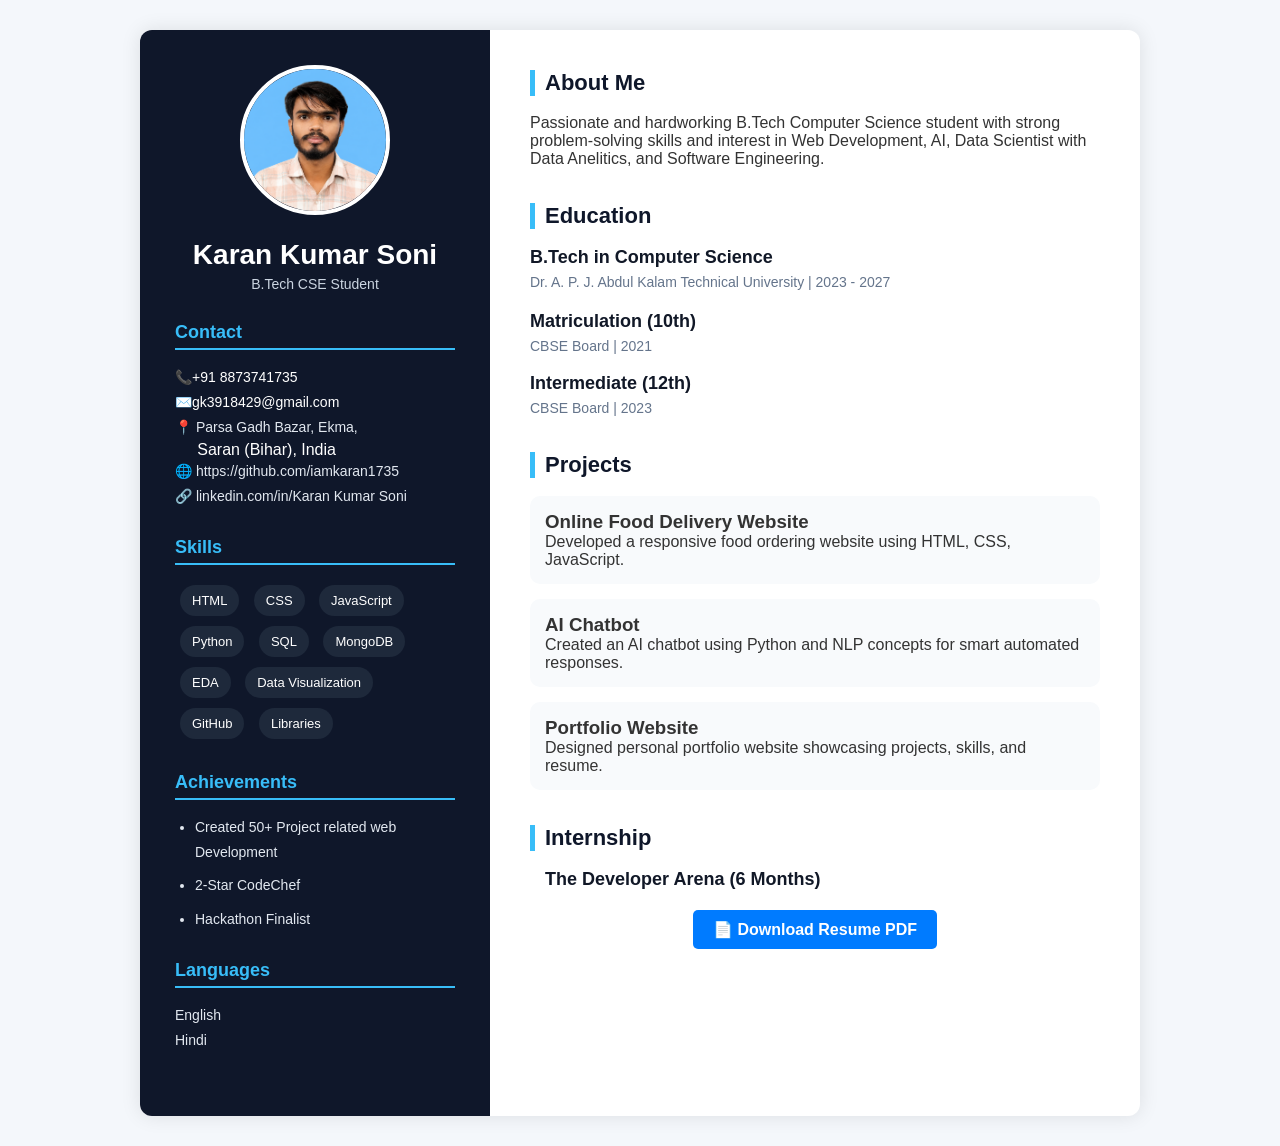
<file: index.html>
<!DOCTYPE html>
<html lang="en">
<head>
  <meta charset="UTF-8" />
  <meta name="viewport" content="width=device-width, initial-scale=1.0"/>
  <title>B.Tech CSE Resume</title>
  <link rel="stylesheet" href="style.css">

</head>
<body>

  <div class="resume">

    <!-- LEFT -->

    <div class="left">

      <div class="profile">
        <img src="image/profile.jpg" alt="Profile photo">
        <h1>Karan Kumar Soni</h1>
        <p>B.Tech CSE Student</p>
      </div>
      

      <div class="section">
        <h2>Contact</h2>
        <p> 
          <a href="tel:+918873741735" class="phone-link">
            📞+91 8873741735
          </a>
        </p>
        <p>
          <a href="mailto:gk3918429@gmail.com">
            ✉️gk3918429@gmail.com
          </a>
        </p>
        <p>📍 Parsa Gadh Bazar, Ekma,</p></n> &nbsp;&nbsp;&nbsp;&nbsp;  Saran (Bihar), India</p>
        <p>🌐 https://github.com/iamkaran1735</p>
        <p>🔗 linkedin.com/in/Karan Kumar Soni</p>
      </div>

      <div class="section">
        <h2>Skills</h2>

        <div class="skills">
          <span>HTML</span>
          <span>CSS</span>
          <span>JavaScript</span>
          <span>Python</span>
          <span>SQL</span>
          <span>MongoDB</span>
          <span>EDA</span>
          <span>Data Visualization</span>
          <span>GitHub</span>
          <span>Libraries</span>
        </div>
      </div>

      <div class="section">
        <h2>Achievements</h2>

        <ul>
          <li>Created 50+ Project related web Development</li>
          <li>2-Star CodeChef</li>
          <li>Hackathon Finalist</li>
        </ul>
      </div>

      <div class="section">
        <h2>Languages</h2>

        <p>English</p>
        <p>Hindi</p>
      </div>

    </div>

    <!-- RIGHT -->

    <div class="right">

      <div class="right-section">
        <h2>About Me</h2>

        <p>
          Passionate and hardworking B.Tech Computer Science student
          with strong problem-solving skills and interest in Web
          Development, AI, Data Scientist with Data Anelitics, and Software Engineering.
        </p>
      </div>

      <div class="right-section">
        <h2>Education</h2>

        <div class="box">
          <h3>B.Tech in Computer Science</h3>
          <span>Dr. A. P. J. Abdul Kalam Technical University | 2023 - 2027</span>

        </div>

        <div class="box">
          <h3>Matriculation (10th)</h3>
          <span>CBSE Board | 2021</span><br>
          <br>


          <h3>Intermediate (12th)</h3>
          <span>CBSE Board | 2023</span>



        </div>
      </div>

      <div class="right-section">
        <h2>Projects</h2>

        <div class="project">
          <h3>Online Food Delivery Website</h3>

          <p>
            Developed a responsive food ordering website using
            HTML, CSS, JavaScript.
          </p>
        </div>

        <div class="project">
          <h3>AI Chatbot</h3>

          <p>
            Created an AI chatbot using Python and NLP concepts
            for smart automated responses.
          </p>
        </div>

        <div class="project">
          <h3>Portfolio Website</h3>

          <p>
            Designed personal portfolio website showcasing
            projects, skills, and resume.
          </p>
        </div>
      </div>

      <div class="right-section">
        <h2>Internship</h2>

        <div class="box">
          <h3>&nbsp; &nbsp;The Developer Arena (6 Months)</h3>
          <!-- <h3>Web Development Intern</h3> -->

          <!-- <span>XYZ Company | June 2025 - Aug 2025</span> -->

          <!-- <ul>
            <li>Developed frontend UI using React.js</li>
            <li>Worked on REST API integration</li>
            <li>Improved website responsiveness</li>
          </ul> -->
          <div class="btn-container">
            <a href="Karan_Kumar_Soni_Resume.pdf" download class="download-btn">
              📄 Download Resume PDF
            </a>
         </div> 
        </div>
      </div>

    </div>

  </div>

</body>
</html>
</file>
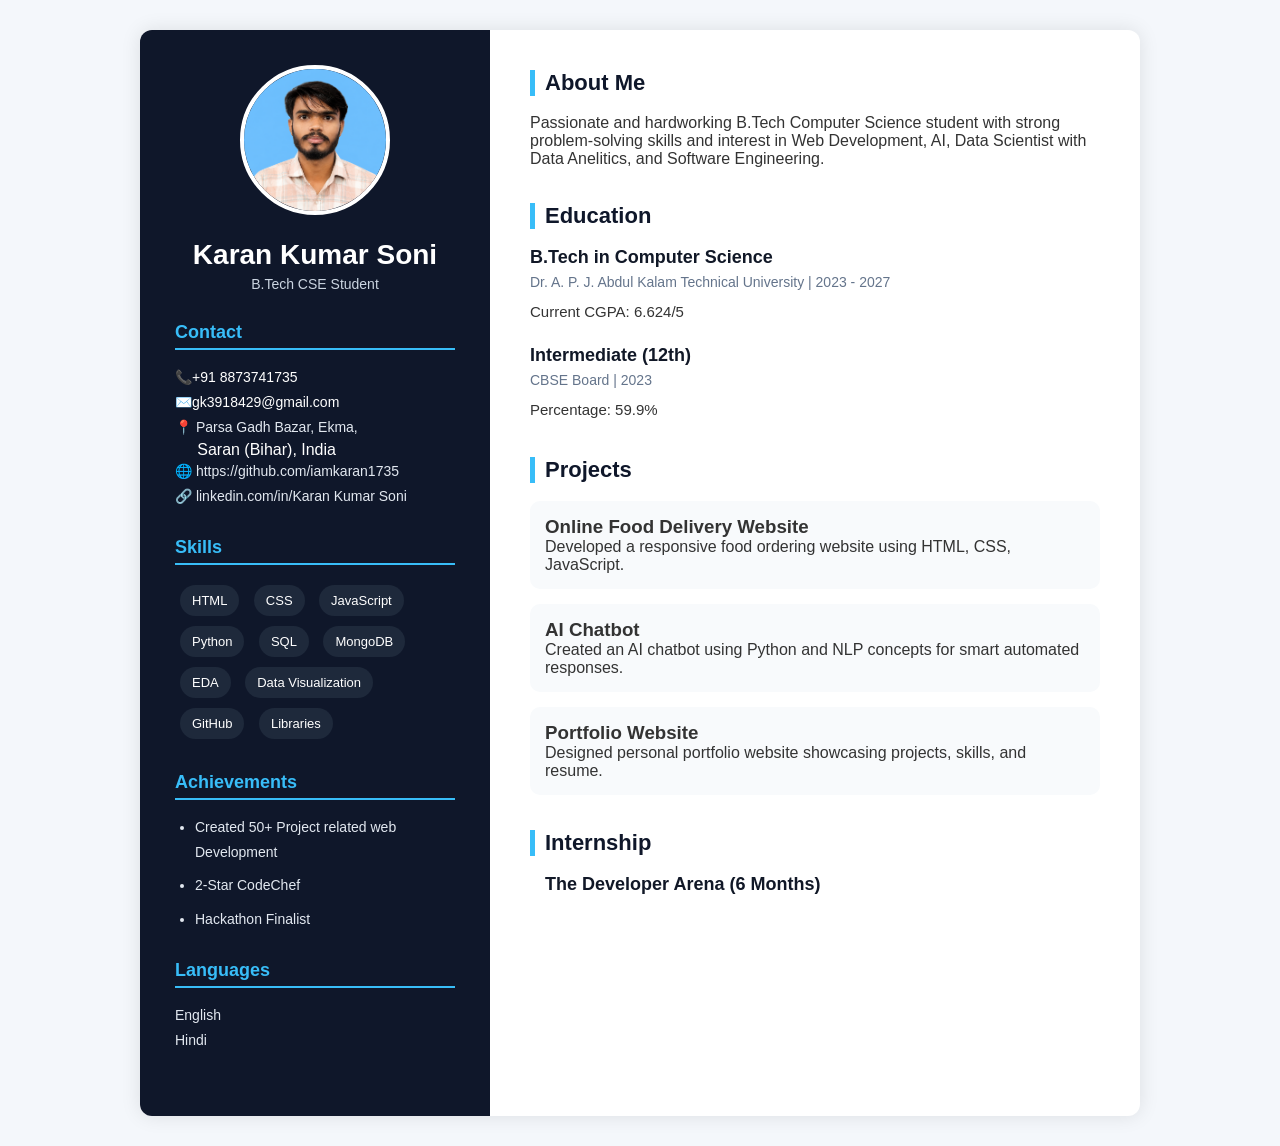
<file: resume.html>
<!DOCTYPE html>
<html lang="en">
<head>
  <meta charset="UTF-8" />
  <meta name="viewport" content="width=device-width, initial-scale=1.0"/>
  <title>B.Tech CSE Resume</title>
  <link rel="stylesheet" href="style.css">

</head>
<body>

  <div class="resume">

    <!-- LEFT -->

    <div class="left">

      <div class="profile">
        <img src="image/img.jpg" alt="Profile photo">
        <h1>Karan Kumar Soni</h1>
        <p>B.Tech CSE Student</p>
      </div>

      <div class="section">
        <h2>Contact</h2>
        <p> 
          <a href="tel:+918873741735" class="phone-link">
            📞+91 8873741735
          </a>
        </p>
        <p>
          <a href="mailto:gk3918429@gmail.com">
            ✉️gk3918429@gmail.com
          </a>
        </p>
        <p>📍 Parsa Gadh Bazar, Ekma,</p></n> &nbsp;&nbsp;&nbsp;&nbsp;  Saran (Bihar), India</p>
        <p>🌐 https://github.com/iamkaran1735</p>
        <p>🔗 linkedin.com/in/Karan Kumar Soni</p>
      </div>

      <div class="section">
        <h2>Skills</h2>

        <div class="skills">
          <span>HTML</span>
          <span>CSS</span>
          <span>JavaScript</span>
          <span>Python</span>
          <span>SQL</span>
          <span>MongoDB</span>
          <span>EDA</span>
          <span>Data Visualization</span>
          <span>GitHub</span>
          <span>Libraries</span>
        </div>
      </div>

      <div class="section">
        <h2>Achievements</h2>

        <ul>
          <li>Created 50+ Project related web Development</li>
          <li>2-Star CodeChef</li>
          <li>Hackathon Finalist</li>
        </ul>
      </div>

      <div class="section">
        <h2>Languages</h2>

        <p>English</p>
        <p>Hindi</p>
      </div>

    </div>

    <!-- RIGHT -->

    <div class="right">

      <div class="right-section">
        <h2>About Me</h2>

        <p>
          Passionate and hardworking B.Tech Computer Science student
          with strong problem-solving skills and interest in Web
          Development, AI, Data Scientist with Data Anelitics, and Software Engineering.
        </p>
      </div>

      <div class="right-section">
        <h2>Education</h2>

        <div class="box">
          <h3>B.Tech in Computer Science</h3>
          <span>Dr. A. P. J. Abdul Kalam Technical University | 2023 - 2027</span>

          <p>
            Current CGPA: 6.624/5
          </p>
        </div>

        <div class="box">
          <h3>Intermediate (12th)</h3>
          <span>CBSE Board | 2023</span>

          <p>Percentage: 59.9%</p>
        </div>
      </div>

      <div class="right-section">
        <h2>Projects</h2>

        <div class="project">
          <h3>Online Food Delivery Website</h3>

          <p>
            Developed a responsive food ordering website using
            HTML, CSS, JavaScript.
          </p>
        </div>

        <div class="project">
          <h3>AI Chatbot</h3>

          <p>
            Created an AI chatbot using Python and NLP concepts
            for smart automated responses.
          </p>
        </div>

        <div class="project">
          <h3>Portfolio Website</h3>

          <p>
            Designed personal portfolio website showcasing
            projects, skills, and resume.
          </p>
        </div>
      </div>

      <div class="right-section">
        <h2>Internship</h2>

        <div class="box">
          <h3>&nbsp; &nbsp;The Developer Arena (6 Months)</h3>
          <!-- <h3>Web Development Intern</h3> -->

          <!-- <span>XYZ Company | June 2025 - Aug 2025</span> -->

          <!-- <ul>
            <li>Developed frontend UI using React.js</li>
            <li>Worked on REST API integration</li>
            <li>Improved website responsiveness</li>
          </ul> -->
        </div>
      </div>

    </div>

  </div>

</body>
</html>
</file>
<file: style.css>
*{
  margin:0;
  padding:0;
  box-sizing:border-box;
  font-family:'Poppins', sans-serif;
}

body{
  background:#f4f7fb;
  padding:30px;
  color:#333;
}
a{
    color: white;
    text-decoration: none;
    transition: 0.3s;
}

a:hover{
    color: #00bfff;
}
.phone-link{
    color: white;
    text-decoration: none;
    transition: 0.3s;
}

.phone-link:hover{
    color: #00bfff;
}

.resume{
  max-width:1000px;
  margin:auto;
  background:#fff;
  display:grid;
  grid-template-columns:35% 65%;
  box-shadow:0 0 20px rgba(0,0,0,0.1);
  border-radius:12px;
  overflow:hidden;
}

/* LEFT SIDE */

.left{
  background:#0f172a;
  color:white;
  padding:35px;
}

.profile{
  text-align:center;
  margin-bottom:30px;
}

.profile img{
  width:150px;
  height:150px;
  border-radius:50%;
  border:4px solid white;
  object-fit:cover;
  margin-bottom:20px;
  object-position:center top;
  object-position:center bottom;
  object-position:0px 0px;
}

.profile h1{
  font-size:28px;
  margin-bottom:5px;
}

.profile p{
  color:#cbd5e1;
  font-size:14px;
}

.section{
  margin-bottom:28px;
}

.section h2{
  font-size:18px;
  margin-bottom:15px;
  color:#38bdf8;
  border-bottom:2px solid #38bdf8;
  padding-bottom:5px;
}

.section p,
.section li{
  font-size:14px;
  line-height:1.8;
  color:#e2e8f0;
}

.skills span{
  display:inline-block;
  background:#1e293b;
  padding:8px 12px;
  margin:5px;
  border-radius:20px;
  font-size:13px;
}

/* RIGHT SIDE */

.right{
  padding:40px;
}

.right-section{
  margin-bottom:35px;
}

.right-section h2{
  font-size:22px;
  color:#0f172a;
  margin-bottom:18px;
  border-left:5px solid #38bdf8;
  padding-left:10px;
}

.box{
  margin-bottom:20px;
}

.box h3{
  font-size:18px;
  color:#111827;
  margin-bottom:5px;
}

.box span{
  font-size:14px;
  color:#64748b;
}

.box p{
  margin-top:8px;
  line-height:1.7;
  font-size:15px;
}

ul{
  margin-left:20px;
  margin-top:10px;
}

ul li{
  margin-bottom:8px;
}

.project{
  background:#f8fafc;
  padding:15px;
  border-radius:10px;
  margin-bottom:15px;
  transition:0.3s;
}

.project:hover{
  transform:translateY(-4px);
  box-shadow:0 5px 15px rgba(0,0,0,0.08);
}
.download-btn{
    display:block;
    width:fit-content;
    margin:20px auto;
    padding:10px 20px;
    background:#007bff;
    color:white;
    text-decoration:none;
    border-radius:5px;
    font-weight:bold;
    text-align:center;
}
.btn-container{
    text-align:center;
}
@media print {
    body {
        -webkit-print-color-adjust: exact !important;
        print-color-adjust: exact !important;
    }
}

/* RESPONSIVE */

@media(max-width:768px){

  .resume{
    grid-template-columns:1fr;
  }

}
</file>
